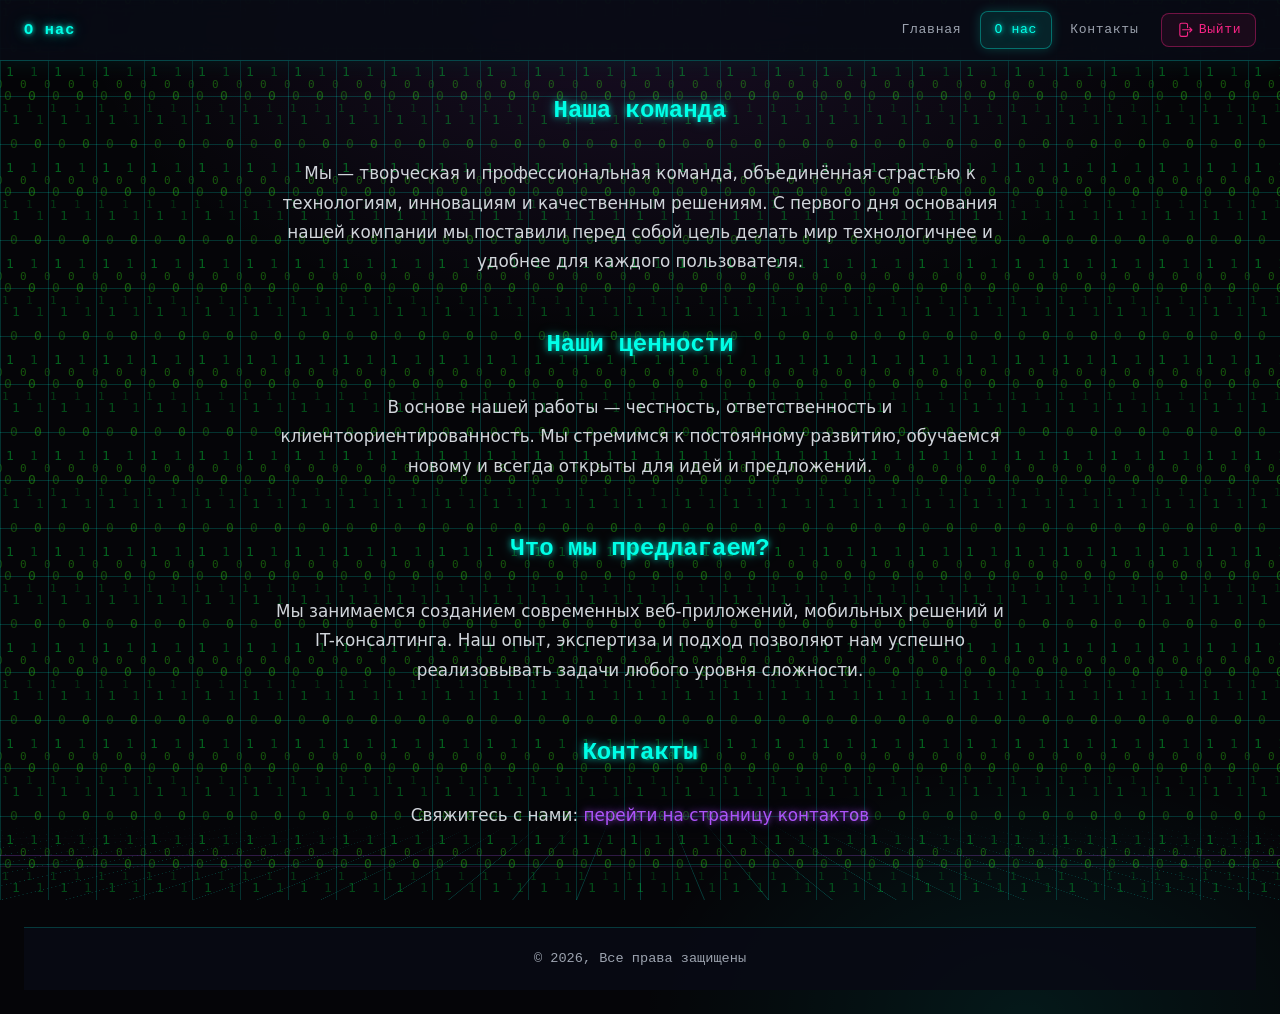
<file: about.html>
<!DOCTYPE html>
<html lang="ru">
<head>
  <meta charset="UTF-8">
  <meta name="viewport" content="width=device-width, initial-scale=1.0">
  <meta name="color-scheme" content="dark">
  <title>О нас</title>
  <link rel="icon" href="/favicon.svg" type="image/svg+xml">
  <link rel="stylesheet" href="css/style.css">
</head>
<body class="page-about">
  <div class="cyber-grid" aria-hidden="true"></div>
  <div class="matrix-rain" aria-hidden="true"></div>
  <header class="site-header">
    <span class="site-header__title">О нас</span>
    <nav class="site-nav" aria-label="Основная навигация">
      <a href="index.html" class="site-nav__link">Главная</a>
      <a href="about.html" class="site-nav__link site-nav__link--active">О нас</a>
      <a href="contact.html" class="site-nav__link">Контакты</a>
      <button type="button" class="site-nav__logout" id="logoutBtn">
        <svg class="site-nav__logout-icon" viewBox="0 0 24 24" fill="none" aria-hidden="true">
          <path d="M15.75 9V5.25C15.75 4.00736 14.7426 3 13.5 3L7.5 3C6.25736 3 5.25 4.00736 5.25 5.25L5.25 18.75C5.25 19.9926 6.25736 21 7.5 21H13.5C14.7426 21 15.75 19.9926 15.75 18.75V15M18.75 15L21.75 12M21.75 12L18.75 9M21.75 12L9 12" stroke="currentColor" stroke-width="1.5" stroke-linecap="round" stroke-linejoin="round"/>
        </svg>
        <span class="site-nav__logout-text">Выйти</span>
      </button>
    </nav>
  </header>
  <main class="page-container">
    <h2>Наша команда</h2>
    <p>
      Мы — творческая и профессиональная команда, объединённая страстью к технологиям, инновациям и качественным решениям. С первого дня основания нашей компании мы поставили перед собой цель делать мир технологичнее и удобнее для каждого пользователя.
    </p>
    <h2>Наши ценности</h2>
    <p>
      В основе нашей работы — честность, ответственность и клиентоориентированность. Мы стремимся к постоянному развитию, обучаемся новому и всегда открыты для идей и предложений.
    </p>
    <h2>Что мы предлагаем?</h2>
    <p>
      Мы занимаемся созданием современных веб-приложений, мобильных решений и IT-консалтинга. Наш опыт, экспертиза и подход позволяют нам успешно реализовывать задачи любого уровня сложности.
    </p>
    <h2>Контакты</h2>
    <p>
      Свяжитесь с нами: <a href="contact.html">перейти на страницу контактов</a>
    </p>
  </main>
  <footer class="site-footer">
    &copy; 2026, Все права защищены
  </footer>
  <script src="js/api.js"></script>
  <script src="js/logout.js"></script>
</body>
</html>
</file>
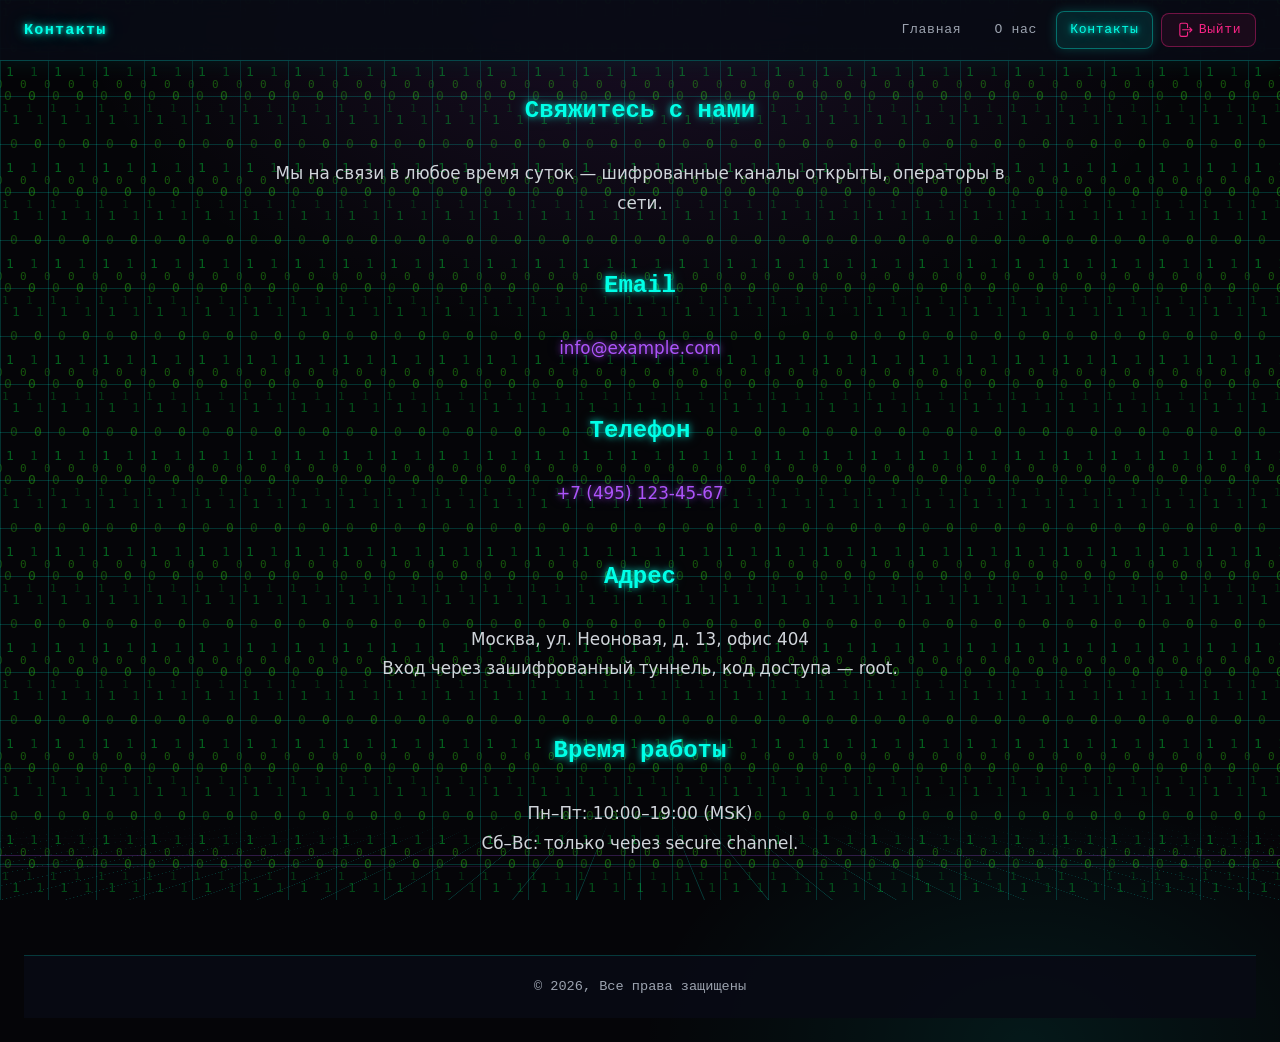
<file: contact.html>
<!DOCTYPE html>
<html lang="ru">
<head>
  <meta charset="UTF-8">
  <meta name="viewport" content="width=device-width, initial-scale=1.0">
  <meta name="color-scheme" content="dark">
  <title>Контакты</title>
  <link rel="icon" href="/favicon.svg" type="image/svg+xml">
  <link rel="stylesheet" href="css/style.css">
</head>
<body class="page-contact">
  <div class="cyber-grid" aria-hidden="true"></div>
  <div class="matrix-rain" aria-hidden="true"></div>
  <header class="site-header">
    <span class="site-header__title">Контакты</span>
    <nav class="site-nav" aria-label="Основная навигация">
      <a href="index.html" class="site-nav__link">Главная</a>
      <a href="about.html" class="site-nav__link">О нас</a>
      <a href="contact.html" class="site-nav__link site-nav__link--active">Контакты</a>
      <button type="button" class="site-nav__logout" id="logoutBtn">
        <svg class="site-nav__logout-icon" viewBox="0 0 24 24" fill="none" aria-hidden="true">
          <path d="M15.75 9V5.25C15.75 4.00736 14.7426 3 13.5 3L7.5 3C6.25736 3 5.25 4.00736 5.25 5.25L5.25 18.75C5.25 19.9926 6.25736 21 7.5 21H13.5C14.7426 21 15.75 19.9926 15.75 18.75V15M18.75 15L21.75 12M21.75 12L18.75 9M21.75 12L9 12" stroke="currentColor" stroke-width="1.5" stroke-linecap="round" stroke-linejoin="round"/>
        </svg>
        <span class="site-nav__logout-text">Выйти</span>
      </button>
    </nav>
  </header>
  <main class="page-container">
    <h2>Свяжитесь с нами</h2>
    <p>
      Мы на связи в любое время суток — шифрованные каналы открыты, операторы в сети.
    </p>
    <h2>Email</h2>
    <p>
      <a href="mailto:info@example.com">info@example.com</a>
    </p>
    <h2>Телефон</h2>
    <p>
      <a href="tel:+74951234567">+7 (495) 123-45-67</a>
    </p>
    <h2>Адрес</h2>
    <p>
      Москва, ул. Неоновая, д. 13, офис 404<br>
      Вход через зашифрованный туннель, код доступа — root.
    </p>
    <h2>Время работы</h2>
    <p>
      Пн–Пт: 10:00–19:00 (MSK)<br>
      Сб–Вс: только через secure channel.
    </p>
  </main>
  <footer class="site-footer">
    &copy; 2026, Все права защищены
  </footer>
  <script src="js/api.js"></script>
  <script src="js/logout.js"></script>
</body>
</html>
</file>
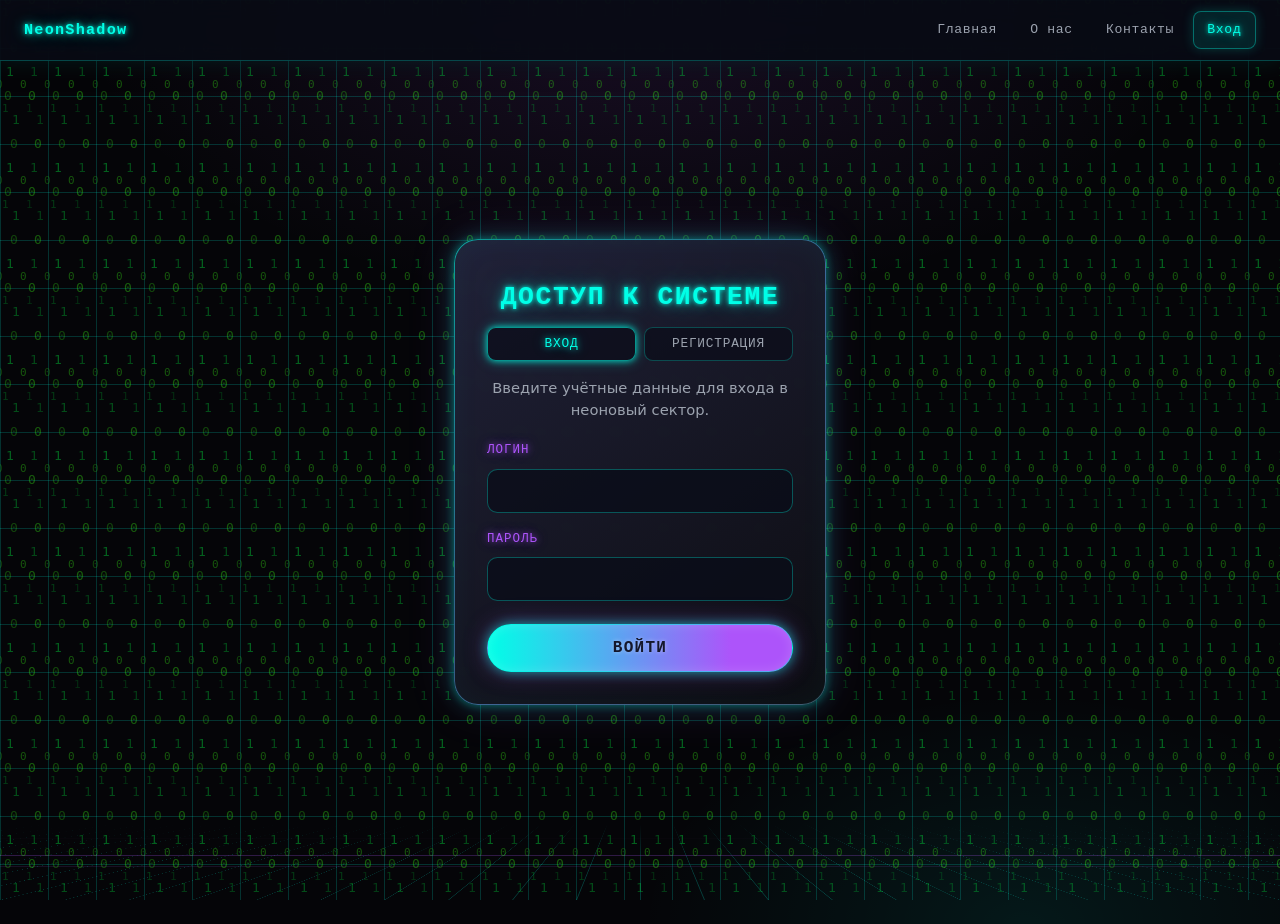
<file: login.html>
<!DOCTYPE html>
<html lang="ru">
<head>
  <meta charset="UTF-8">
  <meta name="viewport" content="width=device-width, initial-scale=1.0">
  <meta name="color-scheme" content="dark">
  <title>Вход</title>
  <link rel="icon" href="/favicon.svg" type="image/svg+xml">
  <link rel="stylesheet" href="css/style.css?v=login-rate-limit">
</head>
<body class="page-login">
  <div class="cyber-grid" aria-hidden="true"></div>
  <div class="matrix-rain" aria-hidden="true"></div>
  <header class="site-header">
    <span class="site-header__title">NeonShadow</span>
    <nav class="site-nav" aria-label="Основная навигация">
      <a href="index.html" class="site-nav__link">Главная</a>
      <a href="about.html" class="site-nav__link">О нас</a>
      <a href="contact.html" class="site-nav__link">Контакты</a>
      <a href="/login" class="site-nav__link site-nav__link--active">Вход</a>
    </nav>
  </header>
  <main class="page-login__main">
    <section class="login-form" aria-labelledby="loginTitle">
      <h1 class="login-form__title" id="loginTitle">Доступ к системе</h1>
      <div class="login-form__tabs" role="tablist" aria-label="Вход и регистрация">
        <button
          type="button"
          class="login-form__tab login-form__tab--active"
          id="loginTab"
          role="tab"
          aria-selected="true"
          aria-controls="loginPanel"
        >Вход</button>
        <button
          type="button"
          class="login-form__tab"
          id="registerTab"
          role="tab"
          aria-selected="false"
          aria-controls="registerPanel"
        >Регистрация</button>
      </div>
      <p class="login-form__hint" id="loginHint">
        Введите учётные данные для входа в неоновый сектор.
      </p>
      <form
        class="login-form__body"
        id="loginForm"
        role="tabpanel"
        aria-labelledby="loginTab"
        novalidate
      >
        <label class="login-form__field">
          <span class="login-form__label">Логин</span>
          <input
            type="text"
            class="login-form__input"
            id="loginInput"
            name="username"
            autocomplete="username"
            required
            maxlength="64"
          >
        </label>
        <label class="login-form__field">
          <span class="login-form__label">Пароль</span>
          <input
            type="password"
            class="login-form__input"
            id="passwordInput"
            name="password"
            autocomplete="current-password"
            required
            maxlength="128"
          >
        </label>
        <p class="login-form__error" id="loginError" role="alert" hidden>Доступ запрещен</p>
        <button type="submit" class="login-form__submit hack-btn" id="loginSubmitBtn">Войти</button>
      </form>
      <form
        class="login-form__body login-form__body--hidden"
        id="registerForm"
        role="tabpanel"
        aria-labelledby="registerTab"
        hidden
        novalidate
      >
        <label class="login-form__field">
          <span class="login-form__label">Логин</span>
          <input
            type="text"
            class="login-form__input"
            id="registerUsernameInput"
            name="username"
            autocomplete="username"
            required
            maxlength="64"
          >
        </label>
        <label class="login-form__field">
          <span class="login-form__label">Пароль</span>
          <input
            type="password"
            class="login-form__input"
            id="registerPasswordInput"
            name="password"
            autocomplete="new-password"
            required
            maxlength="128"
          >
        </label>
        <p class="login-form__error" id="registerError" role="alert" hidden>Не удалось зарегистрироваться</p>
        <button type="submit" class="login-form__submit hack-btn" id="registerSubmitBtn">Создать аккаунт</button>
      </form>
    </section>
  </main>
  <script src="js/api.js"></script>
  <script src="js/login.js?v=rate-limit-4"></script>
</body>
</html>
</file>
<file: css/style.css>
:root {
  --card-width: 420px;
  --matrix-green: #00ff41;
  --matrix-green-dim: #00cc33;
  --neon-cyan: #00ffe7;
  --neon-purple: #ad54fa;
  --neon-pink: #f72485;
  --neon-green: #36ff80;
  --bg-deep: #050508;
  --glow-cyan-sm: 0 0 6px rgba(0, 255, 231, 0.7), 0 0 14px rgba(0, 255, 231, 0.35);
  --glow-cyan-md: 0 0 8px rgba(0, 255, 231, 0.8), 0 0 20px rgba(0, 255, 231, 0.45), 0 0 40px rgba(0, 255, 231, 0.2);
  --glow-purple-sm: 0 0 6px rgba(173, 84, 250, 0.7), 0 0 14px rgba(173, 84, 250, 0.35);
  --glow-purple-md: 0 0 8px rgba(173, 84, 250, 0.8), 0 0 22px rgba(173, 84, 250, 0.45), 0 0 44px rgba(173, 84, 250, 0.2);
  --glow-card: 0 0 8px rgba(0, 255, 231, 0.35), 0 0 24px rgba(0, 255, 231, 0.2), 0 0 48px rgba(173, 84, 250, 0.15), inset 0 0 32px rgba(0, 255, 231, 0.04);
  --text-glow-cyan: 0 0 4px rgba(0, 255, 231, 0.9), 0 0 12px rgba(0, 255, 231, 0.6), 0 0 28px rgba(0, 255, 231, 0.3);
  --text-glow-purple: 0 0 4px rgba(173, 84, 250, 0.9), 0 0 12px rgba(173, 84, 250, 0.55), 0 0 24px rgba(173, 84, 250, 0.25);
  --matrix-fall-fast: 8.5s;
  --matrix-fall-slow: 12.5s;
}

*,
*::before,
*::after {
  box-sizing: border-box;
}

html {
  -webkit-text-size-adjust: 100%;
}

body {
  margin: 0;
  min-height: 100vh;
  min-height: 100dvh;
  font-family: system-ui, -apple-system, "Segoe UI", Roboto, sans-serif;
  font-size: 1rem;
  line-height: 1.6;
  color: #d1d5db;
  background:
    radial-gradient(ellipse 80% 60% at 50% 0%, rgba(173, 84, 250, 0.12) 0%, transparent 55%),
    radial-gradient(ellipse 60% 50% at 80% 100%, rgba(0, 255, 231, 0.08) 0%, transparent 50%),
    var(--bg-deep);
  display: flex;
  align-items: center;
  justify-content: center;
  padding: 1.5rem;
  position: relative;
  overflow-x: hidden;
}

/* Cyber grid layers — above background, below matrix rain */
.cyber-grid {
  position: fixed;
  inset: 0;
  z-index: 1;
  pointer-events: none;
  overflow: hidden;
}

/* Full-screen flat grid with pulse */
.cyber-grid::before {
  content: "";
  position: absolute;
  inset: 0;
  background-image:
    linear-gradient(rgba(0, 255, 231, 0.18) 1px, transparent 1px),
    linear-gradient(90deg, rgba(0, 255, 231, 0.18) 1px, transparent 1px);
  background-size: 48px 48px;
  animation: cyber-grid-pulse 4s ease-in-out infinite alternate;
}

/* Perspective horizon grid with scroll */
.cyber-grid::after {
  content: "";
  position: absolute;
  left: -50%;
  width: 200%;
  bottom: 0;
  height: 58%;
  background-image:
    linear-gradient(rgba(173, 84, 250, 0.35) 1px, transparent 1px),
    linear-gradient(90deg, rgba(0, 255, 231, 0.28) 1px, transparent 1px);
  background-size: 64px 64px;
  transform: perspective(480px) rotateX(72deg);
  transform-origin: center bottom;
  animation: cyber-grid-scroll 3.5s linear infinite;
  opacity: 0.75;
  mask-image: linear-gradient(to top, black 0%, black 35%, transparent 90%);
  -webkit-mask-image: linear-gradient(to top, black 0%, black 35%, transparent 90%);
}

@keyframes cyber-grid-scroll {
  from { background-position: 0 0, 0 0; }
  to { background-position: 0 64px, 0 64px; }
}

@keyframes cyber-grid-pulse {
  from { opacity: 0.35; }
  to { opacity: 0.85; }
}

@keyframes neon-pulse {
  0%, 100% {
    box-shadow:
      0 0 8px rgba(0, 255, 231, 0.35),
      0 0 24px rgba(0, 255, 231, 0.18),
      0 0 48px rgba(173, 84, 250, 0.12);
    border-color: rgba(0, 255, 231, 0.35);
  }
  50% {
    box-shadow:
      0 0 16px rgba(0, 255, 231, 0.75),
      0 0 40px rgba(0, 255, 231, 0.45),
      0 0 80px rgba(173, 84, 250, 0.35),
      0 0 120px rgba(0, 255, 231, 0.15);
    border-color: rgba(0, 255, 231, 0.75);
  }
}

@keyframes card-outer-glow {
  0%, 100% {
    opacity: 0.4;
    transform: scale(1);
    box-shadow:
      0 0 20px rgba(0, 255, 231, 0.35),
      0 0 50px rgba(173, 84, 250, 0.2);
  }
  50% {
    opacity: 1;
    transform: scale(1.02);
    box-shadow:
      0 0 35px rgba(0, 255, 231, 0.7),
      0 0 70px rgba(173, 84, 250, 0.45),
      0 0 100px rgba(0, 255, 231, 0.2);
  }
}

.matrix-rain {
  position: fixed;
  inset: 0;
  z-index: 2;
  pointer-events: none;
  overflow: hidden;
  background: transparent;
}

.matrix-rain::before,
.matrix-rain::after {
  content: "";
  position: absolute;
  left: 0;
  right: 0;
  top: -100%;
  height: 200%;
  background-image: url("matrix-rain.svg");
  background-size: 48px 96px;
  animation: matrix-fall var(--matrix-fall-fast) linear infinite;
  opacity: 0.38;
}

.matrix-rain::after {
  animation-duration: var(--matrix-fall-slow);
  animation-delay: -4s;
  opacity: 0.28;
  background-position-x: 24px;
}

@keyframes matrix-fall {
  from { transform: translateY(0); }
  to { transform: translateY(50%); }
}

main {
  position: relative;
  z-index: 3;
  display: flex;
  flex-direction: column;
  align-items: center;
  width: 100%;
  max-width: var(--card-width);
  margin: 0 auto;
  padding: 0;
  background: transparent;
  box-shadow: none;
  text-align: center;
}

.hacker-card,
.aliases-card {
  width: 100%;
  max-width: var(--card-width);
}

@keyframes profile-rise {
  from {
    opacity: 0;
    transform: translateY(2rem);
  }
  to {
    opacity: 1;
    transform: translateY(0);
  }
}

.hacker-card {
  background: linear-gradient(145deg, rgba(35, 36, 61, 0.92) 0%, rgba(13, 13, 18, 0.95) 100%);
  border: 1px solid rgba(0, 255, 231, 0.35);
  border-radius: 1.5rem;
  padding: 2.5rem 2rem 2rem;
  text-align: center;
  position: relative;
  isolation: isolate;
  backdrop-filter: blur(6px);
  animation: profile-rise 1.2s ease-out both;
}

.hacker-card::after {
  content: "";
  position: absolute;
  inset: -8px;
  border-radius: inherit;
  z-index: -1;
  pointer-events: none;
  animation: card-outer-glow 3.5s ease-in-out infinite;
}

.hacker-card::before {
  content: "";
  position: absolute;
  inset: -1px;
  border-radius: inherit;
  padding: 1px;
  background: linear-gradient(135deg, rgba(0, 255, 231, 0.5), rgba(173, 84, 250, 0.4), rgba(247, 36, 133, 0.3));
  mask: linear-gradient(#fff 0 0) content-box, linear-gradient(#fff 0 0);
  mask-composite: exclude;
  -webkit-mask-composite: xor;
  pointer-events: none;
  opacity: 0.7;
}

.hacker-avatar {
  width: 94px;
  height: 94px;
  border-radius: 50%;
  margin: 0 auto 1.25rem;
  background: linear-gradient(135deg, #00ffea 41%, #9574f3 88%);
  display: flex;
  align-items: center;
  justify-content: center;
  box-shadow:
    0 0 0 3px #18181b,
    0 0 16px 6px rgba(0, 255, 231, 0.55),
    0 0 32px 8px rgba(173, 84, 250, 0.35);
}

.hacker-avatar svg {
  width: 66px;
  height: 66px;
  fill: #18181b;
  filter: drop-shadow(0 0 10px #0ff) drop-shadow(0 0 10px #a259f7);
}

.hacker-nick {
  color: var(--neon-cyan);
  text-shadow: var(--text-glow-cyan);
  font-size: 2rem;
  font-family: "Fira Mono", monospace;
  font-weight: 700;
  letter-spacing: 0.05em;
  margin-bottom: 0.25em;
}

.hacker-desc {
  color: #d1d5db;
  background: rgba(10, 12, 24, 0.55);
  margin-bottom: 1.7em;
  font-size: 1.07rem;
  padding: 0.7em 1em;
  border-radius: 0.7em;
  border: 1px solid rgba(0, 255, 231, 0.15);
  box-shadow:
    inset 0 0 24px rgba(0, 255, 231, 0.06),
    0 0 12px rgba(173, 84, 250, 0.12);
  font-family: "JetBrains Mono", "Fira Mono", monospace;
}

.hacker-desc b {
  color: var(--neon-cyan);
  text-shadow: var(--glow-cyan-sm);
}

.hacker-desc__root {
  color: var(--neon-purple);
}

.hacker-desc__critical {
  color: var(--neon-pink);
}

.hacker-desc code {
  font-family: ui-monospace, "Cascadia Code", "Segoe UI Mono", monospace;
  font-size: 0.9em;
  padding: 0.15em 0.4em;
  background: rgba(0, 255, 231, 0.08);
  border: 1px solid rgba(0, 255, 231, 0.25);
  border-radius: 0.25rem;
  color: var(--neon-cyan);
  text-shadow: var(--glow-cyan-sm);
  box-shadow: 0 0 8px rgba(0, 255, 231, 0.15);
}

.hack-btn {
  text-transform: uppercase;
  font-family: "JetBrains Mono", "Fira Mono", monospace;
  font-size: 1rem;
  letter-spacing: 0.08em;
  padding: 0.85em 2.2em;
  background: linear-gradient(90deg, #00ffe7 0%, #ad54fa 80%);
  color: #14172b;
  border: 1px solid rgba(0, 255, 231, 0.5);
  border-radius: 1.5em;
  font-weight: 700;
  box-shadow:
    0 0 12px rgba(0, 255, 231, 0.55),
    0 0 24px rgba(173, 84, 250, 0.35),
    inset 0 0 12px rgba(255, 255, 255, 0.15);
  cursor: pointer;
  transition: transform 0.1s cubic-bezier(0.5, 1.7, 0.4, 1), box-shadow 0.22s;
  outline: none;
  text-shadow: 0 0 4px rgba(255, 255, 255, 0.4);
}

.hack-btn:hover {
  box-shadow:
    0 0 18px rgba(0, 255, 231, 0.7),
    0 0 36px rgba(173, 84, 250, 0.45),
    inset 0 0 16px rgba(255, 255, 255, 0.2);
}

.hack-btn:active {
  transform: scale(0.96);
  box-shadow:
    0 0 24px rgba(0, 255, 231, 0.85),
    0 0 40px rgba(173, 84, 250, 0.5);
}

.hack-btn.hacked {
  background: linear-gradient(90deg, #36ff80 0%, #00c264 80%);
  color: #fff;
  border-color: rgba(54, 255, 128, 0.6);
  box-shadow:
    0 0 14px rgba(54, 255, 128, 0.55),
    0 0 28px rgba(0, 194, 100, 0.35);
  text-shadow: 0 0 8px rgba(255, 255, 255, 0.5);
}

#aliases-list {
  width: 100%;
  max-width: var(--card-width);
  margin-top: 2em;
  opacity: 0;
  transition: opacity 0.7s cubic-bezier(0.39, 0.58, 0.57, 1);
  pointer-events: none;
  will-change: opacity;
}

.aliases-card {
  background: rgba(22, 24, 40, 0.9);
  border: 1px solid rgba(173, 84, 250, 0.35);
  border-radius: 1em;
  padding: 1.5em 1.4em;
  box-shadow:
    var(--glow-purple-sm),
    inset 0 0 24px rgba(173, 84, 250, 0.06);
  backdrop-filter: blur(6px);
}

.aliases-card__title {
  font-weight: 700;
  color: var(--neon-cyan);
  font-size: 1.13em;
  margin-bottom: 0.65em;
  letter-spacing: 0.06em;
  text-align: center;
  text-shadow: var(--text-glow-cyan);
}

.aliases-card__list {
  margin: 0;
  padding: 0;
  list-style: none;
}

.aliases-card__item {
  color: var(--neon-purple);
  background: rgba(10, 12, 24, 0.7);
  margin: 0 0 0.6em;
  padding: 0.55em 1.2em;
  border-radius: 0.8em;
  border: 1px solid rgba(173, 84, 250, 0.25);
  font-family: "JetBrains Mono", "Fira Mono", "Consolas", monospace;
  font-size: 1em;
  box-shadow: 0 0 10px rgba(173, 84, 250, 0.15);
  text-shadow: var(--glow-purple-sm);
  letter-spacing: 0.04em;
}

.aliases-card__item:last-child {
  margin-bottom: 0;
}

@keyframes fade-in-up {
  from {
    opacity: 0;
    transform: translateY(1.25rem);
  }
  to {
    opacity: 1;
    transform: translateY(0);
  }
}

.news-feed {
  width: 100%;
  max-width: var(--card-width);
  margin-top: 2rem;
  text-align: left;
}

.news-feed__title {
  margin: 0 0 1rem;
  font-family: "Fira Mono", "JetBrains Mono", monospace;
  font-size: 1.05rem;
  font-weight: 700;
  letter-spacing: 0.12em;
  text-transform: uppercase;
  text-align: center;
  color: var(--neon-cyan);
  text-shadow: var(--text-glow-cyan);
}

.news-feed__status {
  margin: 0;
  padding: 0.85rem 1rem;
  text-align: center;
  font-family: "JetBrains Mono", "Fira Mono", monospace;
  font-size: 0.9rem;
  color: #9ca3af;
  background: rgba(10, 12, 24, 0.7);
  border: 1px solid rgba(0, 255, 231, 0.18);
  border-radius: 0.8rem;
}

.news-feed--error .news-feed__status {
  color: #f87171;
  border-color: rgba(247, 36, 133, 0.35);
}

.news-feed:not(.news-feed--loading):not(.news-feed--error) .news-feed__status {
  display: none;
}

.news-feed__list {
  display: flex;
  flex-direction: column;
  gap: 0.85rem;
  margin: 0;
  padding: 0;
}

.news-card {
  display: flex;
  flex-direction: column;
  gap: 0.65rem;
  padding: 1.1rem 1.15rem 1rem;
  background: linear-gradient(145deg, rgba(35, 36, 61, 0.92) 0%, rgba(13, 13, 18, 0.95) 100%);
  border: 1px solid rgba(0, 255, 231, 0.28);
  border-radius: 1rem;
  box-shadow:
    var(--glow-cyan-sm),
    inset 0 0 24px rgba(0, 255, 231, 0.04);
  backdrop-filter: blur(6px);
  opacity: 0;
  animation: fade-in-up 0.55s ease-out both;
  animation-delay: var(--news-card-delay, 0ms);
  transition: border-color 0.2s ease, box-shadow 0.2s ease, transform 0.2s ease;
}

.news-card:hover {
  border-color: rgba(173, 84, 250, 0.55);
  box-shadow:
    var(--glow-purple-sm),
    0 0 20px rgba(0, 255, 231, 0.18);
  transform: translateY(-2px);
}

.news-card__title {
  margin: 0;
  font-family: "JetBrains Mono", "Fira Mono", monospace;
  font-size: 0.98rem;
  font-weight: 600;
  line-height: 1.45;
  color: #e5e7eb;
  text-shadow: 0 0 8px rgba(0, 255, 231, 0.2);
}

.news-card__link {
  align-self: flex-start;
  font-family: "JetBrains Mono", "Fira Mono", monospace;
  font-size: 0.82rem;
  letter-spacing: 0.04em;
  color: var(--neon-purple);
  text-decoration: none;
  text-shadow: var(--glow-purple-sm);
  border-bottom: 1px solid rgba(173, 84, 250, 0.45);
  transition: color 0.15s ease, border-color 0.15s ease;
}

.news-card__link:hover {
  color: var(--neon-cyan);
  border-bottom-color: rgba(0, 255, 231, 0.6);
  text-shadow: var(--text-glow-cyan);
}

:focus-visible {
  outline: 2px solid #00ff41;
  outline-offset: 2px;
}

/* Site header & navigation */
.site-header {
  position: fixed;
  top: 0;
  left: 0;
  right: 0;
  z-index: 10;
  display: flex;
  align-items: center;
  justify-content: space-between;
  gap: 1rem;
  padding: 0.7rem 1.5rem;
  background: rgba(8, 10, 20, 0.9);
  border-bottom: 1px solid rgba(0, 255, 231, 0.25);
  box-shadow: 0 0 20px rgba(0, 255, 231, 0.1), 0 4px 24px rgba(0, 0, 0, 0.4);
  backdrop-filter: blur(12px);
  font-family: "JetBrains Mono", "Fira Mono", monospace;
}

.site-header__title {
  color: var(--neon-cyan);
  font-size: 0.95rem;
  font-weight: 700;
  letter-spacing: 0.08em;
  text-shadow: var(--text-glow-cyan);
  white-space: nowrap;
}

.site-header__brand {
  display: flex;
  align-items: center;
  gap: 0.75rem;
  min-width: 0;
}

.site-header__user {
  color: var(--neon-purple);
  font-size: 0.95rem;
  font-weight: 700;
  letter-spacing: 0.08em;
  text-shadow: var(--glow-purple-sm);
  white-space: nowrap;
  overflow: hidden;
  text-overflow: ellipsis;
  max-width: 12rem;
  padding: 0.2rem 0.55rem;
  border: 1px solid rgba(173, 84, 250, 0.35);
  border-radius: 999px;
  background: rgba(173, 84, 250, 0.08);
}

.site-header__user::before {
  content: "@";
  color: inherit;
  font: inherit;
  margin-right: 0.1rem;
}

.site-nav {
  display: flex;
  align-items: center;
  gap: 0.25rem;
  flex-wrap: wrap;
}

.site-nav__link {
  color: #9ca3af;
  text-decoration: none;
  padding: 0.45rem 0.85rem;
  border-radius: 0.5rem;
  border: 1px solid transparent;
  font-size: 0.82rem;
  letter-spacing: 0.05em;
  transition: color 0.2s ease, background 0.2s ease, border-color 0.2s ease, box-shadow 0.2s ease;
}

.site-nav__link:hover {
  color: var(--neon-cyan);
  text-shadow: var(--glow-cyan-sm);
}

.site-nav__link--active {
  color: var(--neon-cyan);
  background: rgba(0, 255, 231, 0.1);
  border-color: rgba(0, 255, 231, 0.35);
  text-shadow: var(--text-glow-cyan);
  box-shadow: 0 0 12px rgba(0, 255, 231, 0.2);
}

.site-nav__logout {
  margin-left: 0.25rem;
  padding: 0.45rem 0.85rem;
  border-radius: 0.5rem;
  border: 1px solid rgba(247, 36, 133, 0.4);
  background: rgba(247, 36, 133, 0.08);
  color: var(--neon-pink);
  font-family: inherit;
  font-size: 0.82rem;
  letter-spacing: 0.05em;
  cursor: pointer;
  display: inline-flex;
  align-items: center;
  gap: 0.35rem;
  transition: color 0.2s ease, background 0.2s ease, border-color 0.2s ease, box-shadow 0.2s ease;
}

.site-nav__logout-icon {
  width: 1.1rem;
  height: 1.1rem;
  flex-shrink: 0;
}

.site-nav__logout:hover {
  color: #fff;
  background: rgba(247, 36, 133, 0.2);
  border-color: rgba(247, 36, 133, 0.65);
  box-shadow: 0 0 12px rgba(247, 36, 133, 0.35);
}

.site-nav__logout:disabled {
  opacity: 0.6;
  cursor: wait;
}

/* About & content pages */
body.page-about,
body.page-contact,
body.page-login,
body.page-home {
  display: block;
  padding-top: 3.75rem;
}

body.page-home main {
  max-width: var(--card-width);
  margin-left: auto;
  margin-right: auto;
  padding-bottom: 1rem;
}

.page-login__main {
  position: relative;
  z-index: 3;
  display: flex;
  align-items: center;
  justify-content: center;
  min-height: calc(100vh - 3.75rem);
  min-height: calc(100dvh - 3.75rem);
  padding: 2rem 1.5rem 3rem;
}

.login-form {
  width: 100%;
  max-width: var(--card-width);
  background: linear-gradient(145deg, rgba(35, 36, 61, 0.92) 0%, rgba(13, 13, 18, 0.95) 100%);
  border: 1px solid rgba(0, 255, 231, 0.35);
  border-radius: 1.5rem;
  padding: 2.25rem 2rem 2rem;
  text-align: center;
  position: relative;
  isolation: isolate;
  animation: neon-pulse 3.5s ease-in-out infinite;
  backdrop-filter: blur(6px);
  box-shadow: var(--glow-card);
}

.login-form::before {
  content: "";
  position: absolute;
  inset: -1px;
  border-radius: inherit;
  padding: 1px;
  background: linear-gradient(135deg, rgba(0, 255, 231, 0.5), rgba(173, 84, 250, 0.4), rgba(247, 36, 133, 0.3));
  mask: linear-gradient(#fff 0 0) content-box, linear-gradient(#fff 0 0);
  mask-composite: exclude;
  -webkit-mask-composite: xor;
  pointer-events: none;
  opacity: 0.7;
}

.login-form__title {
  margin: 0 0 0.5rem;
  color: var(--neon-cyan);
  font-family: "JetBrains Mono", "Fira Mono", monospace;
  font-size: 1.65rem;
  font-weight: 700;
  letter-spacing: 0.06em;
  text-shadow: var(--text-glow-cyan);
  text-transform: uppercase;
}

.login-form__hint {
  margin: 0 0 1.25rem;
  color: #9ca3af;
  font-size: 0.92rem;
  line-height: 1.5;
}

.login-form__tabs {
  display: flex;
  gap: 0.5rem;
  margin-bottom: 1rem;
}

.login-form__tab {
  flex: 1;
  padding: 0.55rem 0.75rem;
  border-radius: 0.55rem;
  border: 1px solid rgba(0, 255, 231, 0.25);
  background: rgba(10, 12, 24, 0.65);
  color: #9ca3af;
  font-family: "JetBrains Mono", "Fira Mono", monospace;
  font-size: 0.8rem;
  letter-spacing: 0.06em;
  text-transform: uppercase;
  cursor: pointer;
  transition: color 0.2s ease, border-color 0.2s ease, box-shadow 0.2s ease;
}

.login-form__tab:hover {
  color: var(--neon-cyan);
}

.login-form__tab--active {
  color: var(--neon-cyan);
  border-color: rgba(0, 255, 231, 0.55);
  box-shadow: var(--glow-cyan-sm);
  text-shadow: var(--glow-cyan-sm);
}

.login-form__body {
  display: flex;
  flex-direction: column;
  gap: 1.1rem;
  text-align: left;
}

.login-form__body--hidden,
.login-form__body[hidden] {
  display: none;
}

.login-form__field {
  display: flex;
  flex-direction: column;
  gap: 0.45rem;
}

.login-form__label {
  color: var(--neon-purple);
  font-family: "JetBrains Mono", "Fira Mono", monospace;
  font-size: 0.78rem;
  letter-spacing: 0.08em;
  text-transform: uppercase;
  text-shadow: var(--glow-purple-sm);
}

.login-form__input {
  width: 100%;
  padding: 0.75rem 0.9rem;
  border: 1px solid rgba(0, 255, 231, 0.3);
  border-radius: 0.65rem;
  background: rgba(10, 12, 24, 0.75);
  color: #e5e7eb;
  font-family: "JetBrains Mono", "Fira Mono", monospace;
  font-size: 0.95rem;
  outline: none;
  transition: border-color 0.2s ease, box-shadow 0.2s ease;
}

.login-form__input::placeholder {
  color: #6b7280;
}

.login-form__input:focus {
  border-color: rgba(0, 255, 231, 0.65);
  box-shadow: 0 0 0 2px rgba(0, 255, 231, 0.15), var(--glow-cyan-sm);
}

.login-form__error {
  margin: 0;
  min-height: 2.6rem;
  display: flex;
  align-items: center;
  justify-content: center;
  color: var(--neon-pink);
  font-family: "JetBrains Mono", "Fira Mono", monospace;
  font-size: 0.88rem;
  line-height: 1.35;
  text-align: center;
  text-shadow: 0 0 8px rgba(247, 36, 133, 0.65);
}

.login-form__error[hidden] {
  display: none;
}

.login-form__error--rate-limit {
  color: #fbbf24;
  text-shadow: 0 0 8px rgba(251, 191, 36, 0.55);
}

.login-form__submit {
  width: 100%;
  margin-top: 0.35rem;
}

.login-form__submit:disabled {
  opacity: 0.65;
  cursor: wait;
}

.page-container {
  position: relative;
  z-index: 3;
  max-width: 800px;
  width: 100%;
  margin: 0 auto;
  padding: 2rem 1.5rem 3rem;
}

.page-container h2 {
  color: var(--neon-cyan);
  font-family: "JetBrains Mono", "Fira Mono", monospace;
  font-size: 1.5rem;
  margin-top: 2rem;
  margin-bottom: 0.75rem;
  text-shadow: var(--glow-cyan-sm);
}

.page-container h2:first-child {
  margin-top: 0;
}

.page-container p {
  font-size: 1.05rem;
  line-height: 1.75;
  color: #d1d5db;
}

.page-container a {
  color: var(--neon-purple);
  text-shadow: var(--glow-purple-sm);
  text-decoration: none;
  transition: color 0.2s ease;
}

.page-container a:hover {
  color: var(--neon-cyan);
}

.site-footer {
  position: relative;
  z-index: 3;
  width: 100%;
  margin-top: 2rem;
  padding: 1.25rem 1.5rem;
  background: rgba(8, 10, 20, 0.9);
  border-top: 1px solid rgba(0, 255, 231, 0.2);
  color: #9ca3af;
  text-align: center;
  font-size: 0.85rem;
  font-family: "JetBrains Mono", "Fira Mono", monospace;
  box-sizing: border-box;
}

.site-footer__copy {
  margin: 0;
}

.scroll-top {
  position: fixed;
  bottom: 5.75rem;
  right: 1.25rem;
  z-index: 11;
  display: flex;
  align-items: center;
  justify-content: center;
  width: 2.75rem;
  height: 2.75rem;
  padding: 0;
  border: 1px solid rgba(173, 84, 250, 0.45);
  border-radius: 50%;
  background: linear-gradient(135deg, #23243d 0%, #18181b 100%);
  color: var(--neon-purple);
  cursor: pointer;
  box-shadow: 0 0 14px rgba(173, 84, 250, 0.35), 0 4px 18px rgba(0, 0, 0, 0.45);
  transition:
    opacity 0.2s ease,
    visibility 0.2s ease,
    transform 0.15s ease,
    box-shadow 0.2s ease,
    bottom 0.25s ease,
    top 0.25s ease;
}

.scroll-top--above-chat {
  z-index: 55;
}

.scroll-top__icon {
  width: 1.35rem;
  height: 1.35rem;
}

.scroll-top:hover {
  color: var(--neon-cyan);
  border-color: rgba(0, 255, 231, 0.5);
  box-shadow: 0 0 18px rgba(0, 255, 231, 0.45), 0 4px 20px rgba(173, 84, 250, 0.25);
  transform: translateY(-2px);
}

.scroll-top:active {
  transform: translateY(0) scale(0.96);
}

.scroll-top--hidden {
  opacity: 0;
  visibility: hidden;
  pointer-events: none;
}

.scroll-top[hidden] {
  display: flex;
}

.weather-widget {
  position: fixed;
  top: 3.75rem;
  right: 1.25rem;
  z-index: 10;
  display: flex;
  align-items: center;
  gap: 0.65rem;
  padding: 0.65rem 1rem;
  background: rgba(10, 12, 24, 0.88);
  border: 1px solid rgba(0, 255, 231, 0.4);
  border-radius: 1rem;
  box-shadow: var(--glow-cyan-md);
  backdrop-filter: blur(10px);
  font-family: "JetBrains Mono", "Fira Mono", monospace;
  pointer-events: auto;
  cursor: default;
  user-select: none;
}

.weather-widget::after {
  content: attr(data-tooltip);
  position: absolute;
  top: calc(100% + 0.55rem);
  right: 0;
  width: max-content;
  max-width: 14rem;
  padding: 0.45rem 0.7rem;
  background: rgba(24, 24, 27, 0.95);
  border: 1px solid rgba(0, 255, 231, 0.4);
  border-radius: 0.5rem;
  color: #00ffe7;
  font-size: 0.7rem;
  font-weight: 400;
  line-height: 1.35;
  letter-spacing: 0.02em;
  text-transform: none;
  text-shadow: 0 0 8px rgba(0, 255, 231, 0.5);
  box-shadow: 0 4px 14px rgba(0, 0, 0, 0.45), 0 0 10px rgba(0, 255, 231, 0.15);
  opacity: 0;
  visibility: hidden;
  transform: translateY(-4px);
  transition: opacity 0.2s ease, transform 0.2s ease, visibility 0.2s ease;
  pointer-events: none;
}

.weather-widget:hover::after,
.weather-widget:focus-visible::after {
  opacity: 1;
  visibility: visible;
  transform: translateY(0);
}

.weather-widget__icon {
  font-size: 1.35rem;
  line-height: 1;
  filter: drop-shadow(0 0 6px rgba(0, 255, 231, 0.6));
}

.weather-widget__info {
  display: flex;
  flex-direction: column;
  align-items: flex-start;
  gap: 0.1rem;
}

.weather-widget__temp {
  color: var(--neon-cyan);
  font-size: 1.25rem;
  font-weight: 700;
  text-shadow: var(--text-glow-cyan);
  line-height: 1.2;
}

.weather-widget__city {
  color: #9ca3af;
  font-size: 0.7rem;
  letter-spacing: 0.06em;
  text-transform: uppercase;
}

.weather-widget--loading .weather-widget__temp {
  color: #6b7280;
  text-shadow: none;
}

.weather-widget--error .weather-widget__temp {
  color: #f87171;
  font-size: 0.85rem;
  text-shadow: none;
}

@media (max-width: 500px) {
  :root {
    --card-width: min(96vw, 420px);
  }

  body {
    padding: 1rem;
  }

  .site-header {
    padding: 0.55rem 0.75rem;
    flex-wrap: wrap;
  }

  .site-header__title {
    font-size: 0.8rem;
  }

  .site-nav__link {
    padding: 0.35rem 0.6rem;
    font-size: 0.75rem;
  }

  .weather-widget {
    top: 3.75rem;
    right: 0.75rem;
    padding: 0.5rem 0.75rem;
  }

  .weather-widget__temp {
    font-size: 1.1rem;
  }
}

/* Chat widget */
.chat-widget {
  position: fixed;
  bottom: 1.25rem;
  right: 1.25rem;
  z-index: 10;
  font-family: "JetBrains Mono", "Fira Mono", monospace;
}

.chat-toggle {
  width: 3.25rem;
  height: 3.25rem;
  border-radius: 50%;
  border: 1px solid rgba(0, 255, 231, 0.45);
  background: linear-gradient(135deg, #23243d 0%, #18181b 100%);
  color: #00ffe7;
  cursor: pointer;
  display: flex;
  align-items: center;
  justify-content: center;
  box-shadow: 0 0 16px rgba(0, 255, 231, 0.35), 0 4px 20px rgba(0, 0, 0, 0.5);
  transition: transform 0.15s ease, box-shadow 0.2s ease, opacity 0.2s ease, visibility 0.2s ease;
}

.chat-toggle:hover {
  box-shadow: 0 0 22px rgba(0, 255, 231, 0.55), 0 4px 24px rgba(173, 84, 250, 0.3);
  transform: scale(1.05);
}

.chat-toggle:active {
  transform: scale(0.96);
}

.chat-toggle--hidden {
  opacity: 0;
  visibility: hidden;
  pointer-events: none;
}

.chat-panel {
  position: absolute;
  bottom: 0;
  right: 0;
  width: 320px;
  max-height: 420px;
  display: flex;
  flex-direction: column;
  background: rgba(8, 10, 20, 0.94);
  border: 1px solid rgba(0, 255, 231, 0.4);
  border-radius: 1rem;
  box-shadow: var(--glow-cyan-md), 0 8px 32px rgba(0, 0, 0, 0.6);
  backdrop-filter: blur(14px);
  opacity: 0;
  visibility: hidden;
  transform: translateY(12px) scale(0.96);
  transform-origin: bottom right;
  transition: opacity 0.25s ease, transform 0.25s ease, visibility 0.25s ease;
  pointer-events: none;
}

.chat-panel--open {
  opacity: 1;
  visibility: visible;
  transform: translateY(0) scale(1);
  pointer-events: auto;
}

.chat-panel__header {
  display: flex;
  align-items: center;
  gap: 0.5rem;
  padding: 0.75rem 1rem;
  border-bottom: 1px solid rgba(0, 255, 231, 0.2);
  background: rgba(35, 36, 61, 0.6);
  border-radius: 1rem 1rem 0 0;
}

.chat-panel__title {
  color: var(--neon-cyan);
  font-weight: 700;
  font-size: 0.9rem;
  text-shadow: var(--text-glow-cyan);
}

.chat-panel__status {
  color: var(--neon-green);
  font-size: 0.65rem;
  letter-spacing: 0.08em;
  text-transform: uppercase;
  padding: 0.15rem 0.45rem;
  background: rgba(54, 255, 128, 0.1);
  border-radius: 0.35rem;
  border: 1px solid rgba(54, 255, 128, 0.4);
  text-shadow: 0 0 8px rgba(54, 255, 128, 0.6);
  box-shadow: 0 0 10px rgba(54, 255, 128, 0.2);
}

.chat-panel__close {
  margin-left: auto;
  width: 1.75rem;
  height: 1.75rem;
  border: none;
  border-radius: 0.4rem;
  background: transparent;
  color: #9ca3af;
  font-size: 1.25rem;
  line-height: 1;
  cursor: pointer;
  transition: color 0.15s ease, background 0.15s ease;
}

.chat-panel__close:hover {
  color: #f87171;
  background: rgba(248, 113, 113, 0.12);
}

.chat-panel__messages {
  flex: 1;
  min-height: 200px;
  max-height: 280px;
  overflow-y: auto;
  padding: 0.75rem;
  display: flex;
  flex-direction: column;
  gap: 0.5rem;
}

.chat-panel__messages::-webkit-scrollbar {
  width: 4px;
}

.chat-panel__messages::-webkit-scrollbar-thumb {
  background: rgba(0, 255, 231, 0.3);
  border-radius: 2px;
}

.chat-message {
  max-width: 88%;
  padding: 0.5rem 0.75rem;
  border-radius: 0.75rem;
  font-size: 0.8rem;
  line-height: 1.45;
  word-wrap: break-word;
  transform-origin: bottom;
}

.chat-message--user {
  align-self: flex-end;
  margin-left: auto;
  background: rgba(54, 255, 128, 0.22);
  border: 1px solid rgba(54, 255, 128, 0.5);
  color: #ecfdf5;
  border-bottom-right-radius: 0.2rem;
}

.chat-message--bot {
  align-self: flex-start;
  margin-right: auto;
  background: rgba(148, 163, 184, 0.22);
  border: 1px solid rgba(148, 163, 184, 0.4);
  color: #e5e7eb;
  border-bottom-left-radius: 0.2rem;
}

.chat-message--appear {
  animation: chat-message-bounce 0.45s ease-out;
}

@keyframes chat-message-bounce {
  0% {
    opacity: 0;
    transform: translateY(10px) scale(0.94);
  }
  58% {
    opacity: 1;
    transform: translateY(-4px) scale(1.03);
  }
  100% {
    opacity: 1;
    transform: translateY(0) scale(1);
  }
}

.chat-message--typing::after {
  content: '▋';
  color: var(--neon-cyan);
  text-shadow: var(--glow-cyan-sm);
  animation: chat-cursor-blink 0.6s step-end infinite;
}

@keyframes chat-cursor-blink {
  50% { opacity: 0; }
}

.chat-panel__form {
  display: flex;
  gap: 0.5rem;
  padding: 0.75rem;
  border-top: 1px solid rgba(0, 255, 231, 0.15);
}

.chat-panel__input {
  flex: 1;
  padding: 0.55rem 0.75rem;
  border: 1px solid rgba(0, 255, 231, 0.25);
  border-radius: 0.6rem;
  background: rgba(35, 36, 61, 0.5);
  color: #d1d5db;
  font-family: inherit;
  font-size: 0.8rem;
  outline: none;
  transition: border-color 0.2s ease, box-shadow 0.2s ease;
}

.chat-panel__input::placeholder {
  color: #6b7280;
}

.chat-panel__input:focus {
  border-color: rgba(0, 255, 231, 0.55);
  box-shadow: 0 0 8px rgba(0, 255, 231, 0.2);
}

.chat-panel__send {
  width: 2.25rem;
  height: 2.25rem;
  border: none;
  border-radius: 0.6rem;
  background: linear-gradient(135deg, #00ffe7 0%, #ad54fa 100%);
  color: #14172b;
  font-size: 0.9rem;
  cursor: pointer;
  display: flex;
  align-items: center;
  justify-content: center;
  transition: transform 0.1s ease, box-shadow 0.2s ease;
  flex-shrink: 0;
}

.chat-panel__send-icon {
  width: 1.1rem;
  height: 1.1rem;
}

.chat-panel__send:hover {
  box-shadow: 0 0 12px rgba(0, 255, 231, 0.4);
}

.chat-panel__send:active {
  transform: scale(0.94);
}

@media (max-width: 767px) {
  .chat-panel.chat-panel--open {
    position: fixed !important;
    inset: 0 !important;
    z-index: 50 !important;
    width: 100% !important;
    height: 100% !important;
    max-height: none !important;
    border-radius: 0 !important;
    transform: none !important;
  }

  .chat-panel.chat-panel--open .chat-panel__header {
    border-radius: 0 !important;
  }

  .chat-panel.chat-panel--open .chat-panel__messages {
    flex: 1 !important;
    min-height: 0 !important;
    max-height: none !important;
  }
}

@media (max-width: 500px) {
  .chat-widget {
    bottom: 0.75rem;
    right: 0.75rem;
  }

  .scroll-top {
    bottom: 5.25rem;
    right: 0.75rem;
    width: 2.5rem;
    height: 2.5rem;
  }
}

@media (prefers-reduced-motion: reduce) {
  .cyber-grid::before,
  .cyber-grid::after,
  .matrix-rain::before,
  .matrix-rain::after,
  .hacker-card,
  .hacker-card::after {
    animation: none;
  }

  .cyber-grid::before {
    opacity: 0.5;
  }

  .hacker-card {
    box-shadow: var(--glow-card);
  }

  .chat-message--appear,
  .news-card {
    animation: none;
    opacity: 1;
    transform: none;
  }

  * {
    animation-duration: 0.01ms !important;
    transition-duration: 0.01ms !important;
  }
}
</file>
